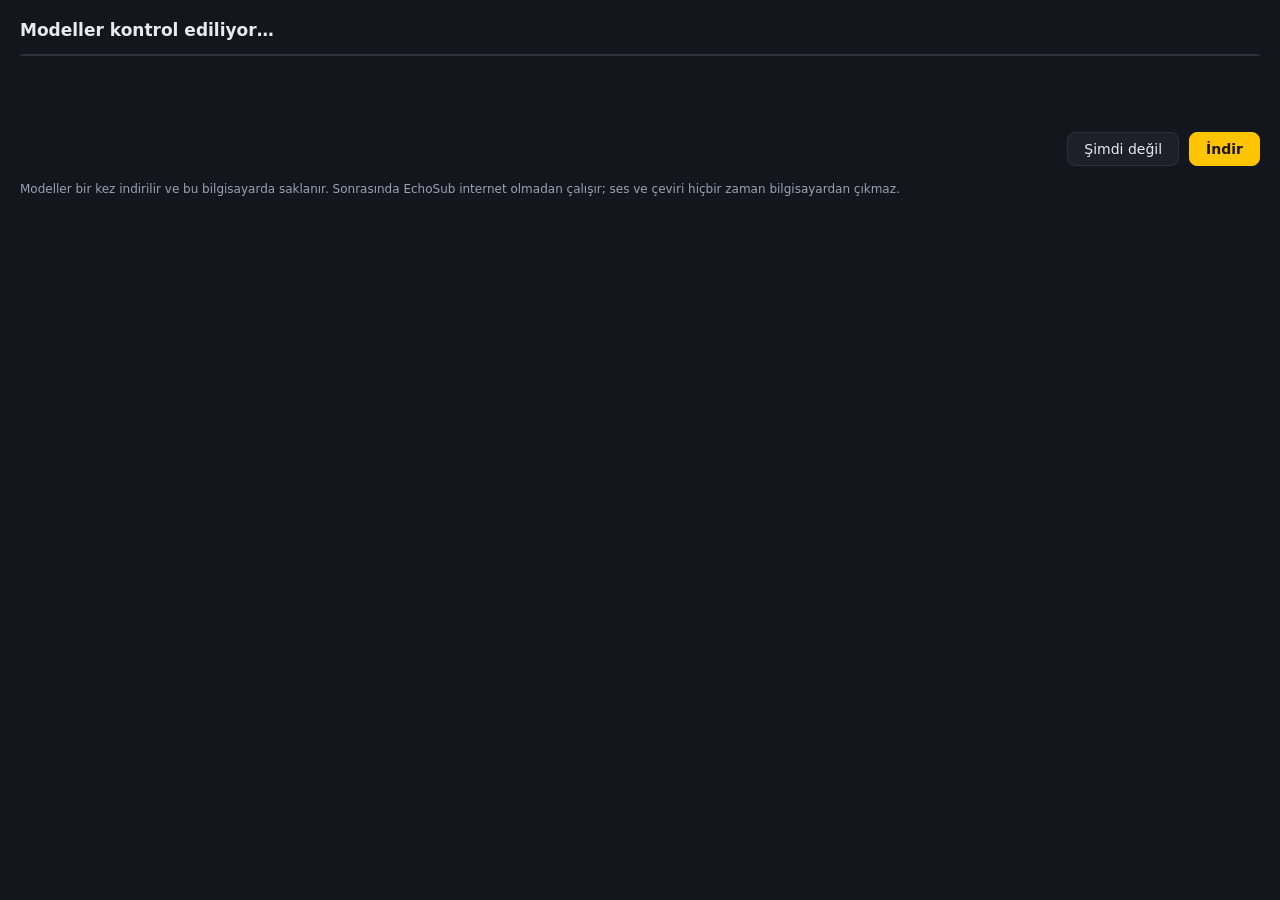
<file: app/ui/models.html>
<!doctype html>
<html lang="tr">
<head>
<meta charset="utf-8">
<meta name="viewport" content="width=device-width, initial-scale=1">
<title>EchoSub – Modeller</title>
<style>
  :root { color-scheme: dark; --bg:#14161d; --card:#1d2029; --line:#2c303d; --fg:#e8eaf0; --mut:#9aa1b3; --acc:#ffc400; --ok:#6ee7a0; --err:#ff7b7b; }
  * { box-sizing: border-box; }
  body { margin:0; padding:20px; background:var(--bg); color:var(--fg); font:14px "Segoe UI", system-ui, sans-serif; }
  h1 { font-size:17px; margin:0 0 6px; }
  p { margin:6px 0; color:var(--mut); line-height:1.5; }
  ul { list-style:none; margin:14px 0; padding:0; border:1px solid var(--line); border-radius:10px; background:var(--card); }
  li { display:flex; align-items:center; gap:10px; padding:9px 14px; border-bottom:1px solid var(--line); }
  li:last-child { border-bottom:0; }
  li .name { flex:1 1 auto; min-width:0; }
  li .name small { display:block; color:var(--mut); font-size:11px; overflow:hidden; text-overflow:ellipsis; white-space:nowrap; }
  li .size { color:var(--mut); font-variant-numeric:tabular-nums; }
  li .mark { width:18px; text-align:center; color:var(--mut); }
  li.done .mark { color:var(--ok); }
  li.now .mark { color:var(--acc); }
  #bar { height:10px; border-radius:6px; background:#10121a; border:1px solid var(--line); overflow:hidden; margin:14px 0 6px; display:none; }
  #fill { height:100%; width:0; background:var(--acc); transition:width .15s linear; }
  #info { color:var(--mut); font-size:12px; min-height:18px; font-variant-numeric:tabular-nums; }
  #msg { margin-top:8px; min-height:20px; }
  #msg.err { color:var(--err); }
  #msg.ok { color:var(--ok); }
  .btns { display:flex; gap:10px; justify-content:flex-end; margin-top:16px; }
  button { font:inherit; padding:8px 16px; border-radius:8px; border:1px solid var(--line); background:var(--card); color:var(--fg); cursor:pointer; }
  button.primary { background:var(--acc); color:#1a1500; border-color:var(--acc); font-weight:600; }
  button:disabled { opacity:.45; cursor:default; }
  .note { font-size:12px; margin-top:14px; }
</style>
</head>
<body>
<h1 id="title">Modeller kontrol ediliyor…</h1>
<p id="lead"></p>
<ul id="list"></ul>
<div id="bar"><div id="fill"></div></div>
<div id="info"></div>
<div id="msg"></div>
<div class="btns">
  <button id="later">Şimdi değil</button>
  <button id="cancel" style="display:none">İptal</button>
  <button id="go" class="primary">İndir</button>
</div>
<p class="note">Modeller bir kez indirilir ve bu bilgisayarda saklanır. Sonrasında EchoSub internet olmadan çalışır; ses ve çeviri hiçbir zaman bilgisayardan çıkmaz.</p>
<script src="models.js"></script>
</body>
</html>
</file>
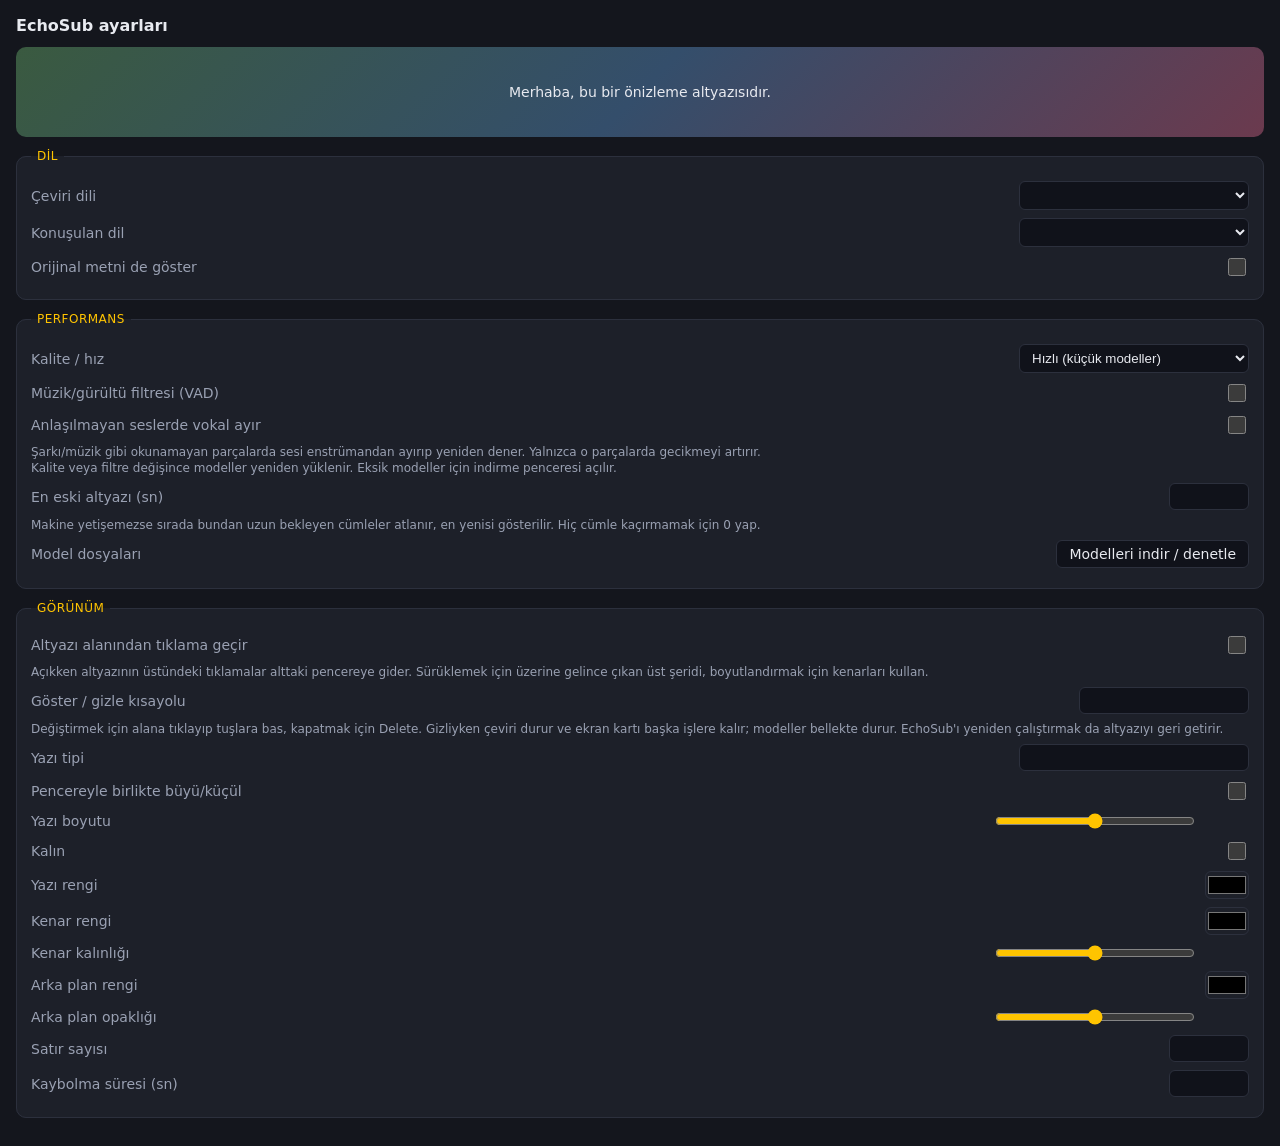
<file: app/ui/settings.html>
<!doctype html>
<html lang="tr">
<head>
<meta charset="utf-8">
<meta name="viewport" content="width=device-width, initial-scale=1">
<title>EchoSub – Ayarlar</title>
<style>
  :root { color-scheme: dark; --bg:#14161d; --card:#1d2029; --line:#2c303d; --fg:#e8eaf0; --mut:#9aa1b3; --acc:#ffc400; }
  * { box-sizing: border-box; }
  body { margin:0; padding:16px; background:var(--bg); color:var(--fg); font:14px "Segoe UI", system-ui, sans-serif; }
  h1 { font-size:16px; margin:0 0 12px; }
  fieldset { border:1px solid var(--line); border-radius:10px; background:var(--card); margin:0 0 12px; padding:10px 14px 12px; }
  legend { padding:0 6px; color:var(--acc); font-size:12px; letter-spacing:.04em; text-transform:uppercase; }
  .row { display:flex; align-items:center; justify-content:space-between; gap:12px; margin:8px 0; }
  .row label { color:var(--mut); flex:0 0 auto; }
  .row .ctl { flex:1 1 auto; display:flex; justify-content:flex-end; align-items:center; gap:8px; min-width:0; }
  select, input[type=text], input[type=number] {
    background:#10121a; color:var(--fg); border:1px solid var(--line); border-radius:6px; padding:5px 8px; min-width:0; width:100%; max-width:230px;
  }
  input[type=range] { width:100%; max-width:200px; accent-color:var(--acc); }
  input[type=color] { width:44px; height:28px; border:1px solid var(--line); background:none; padding:0; border-radius:6px; }
  input[type=checkbox] { width:18px; height:18px; accent-color:var(--acc); }
  .val { width:44px; text-align:right; color:var(--mut); font-variant-numeric:tabular-nums; }
  #preview { height:90px; border-radius:10px; margin-bottom:12px; display:flex; align-items:center; justify-content:center;
    background:linear-gradient(135deg,#3a5a40,#344e6b 50%,#6b3a4e); text-align:center; padding:8px; overflow:hidden; }
  #status { margin-top:6px; color:var(--mut); font-size:12px; }
  .hint { color:var(--mut); font-size:12px; margin:2px 0 0; }
  button { font:inherit; padding:5px 12px; border-radius:6px; border:1px solid var(--line); background:#10121a; color:var(--fg); cursor:pointer; }
  button:hover { border-color:var(--acc); }
</style>
</head>
<body>
<h1>EchoSub ayarları</h1>
<div id="preview"><div id="pv">Merhaba, bu bir önizleme altyazısıdır.</div></div>

<fieldset><legend>Dil</legend>
  <div class="row"><label for="target_lang">Çeviri dili</label><div class="ctl"><select id="target_lang"></select></div></div>
  <div class="row"><label for="source_lang">Konuşulan dil</label><div class="ctl"><select id="source_lang"></select></div></div>
  <div class="row"><label for="show_original">Orijinal metni de göster</label><div class="ctl"><input type="checkbox" id="show_original"></div></div>
</fieldset>

<fieldset><legend>Performans</legend>
  <div class="row"><label for="quality">Kalite / hız</label><div class="ctl">
    <select id="quality">
      <option value="fast">Hızlı (küçük modeller)</option>
      <option value="balanced">Dengeli</option>
      <option value="quality">Kaliteli (büyük çeviri modeli)</option>
    </select></div></div>
  <div class="row"><label for="use_vad">Müzik/gürültü filtresi (VAD)</label><div class="ctl"><input type="checkbox" id="use_vad"></div></div>
  <div class="row"><label for="use_separation">Anlaşılmayan seslerde vokal ayır</label><div class="ctl"><input type="checkbox" id="use_separation"></div></div>
  <p class="hint">Şarkı/müzik gibi okunamayan parçalarda sesi enstrümandan ayırıp yeniden dener. Yalnızca o parçalarda gecikmeyi artırır.</p>
  <p class="hint">Kalite veya filtre değişince modeller yeniden yüklenir. Eksik modeller için indirme penceresi açılır.</p>
  <div class="row"><label for="max_caption_age_secs">En eski altyazı (sn)</label><div class="ctl"><input type="number" id="max_caption_age_secs" min="0" max="300" step="1" style="max-width:80px"></div></div>
  <p class="hint">Makine yetişemezse sırada bundan uzun bekleyen cümleler atlanır, en yenisi gösterilir. Hiç cümle kaçırmamak için 0 yap.</p>
  <div class="row"><label>Model dosyaları</label><div class="ctl"><button type="button" id="open_models">Modelleri indir / denetle</button></div></div>
</fieldset>

<fieldset><legend>Görünüm</legend>
  <div class="row"><label for="click_through">Altyazı alanından tıklama geçir</label><div class="ctl"><input type="checkbox" id="click_through"></div></div>
  <p class="hint">Açıkken altyazının üstündeki tıklamalar alttaki pencereye gider. Sürüklemek için üzerine gelince çıkan üst şeridi, boyutlandırmak için kenarları kullan.</p>
  <div class="row"><label for="hotkey">Göster / gizle kısayolu</label><div class="ctl"><input type="text" id="hotkey" readonly style="max-width:170px;cursor:pointer"></div></div>
  <p class="hint">Değiştirmek için alana tıklayıp tuşlara bas, kapatmak için Delete. Gizliyken çeviri durur ve ekran kartı başka işlere kalır; modeller bellekte durur. EchoSub'ı yeniden çalıştırmak da altyazıyı geri getirir.</p>
  <div class="row"><label for="font_family">Yazı tipi</label><div class="ctl"><input type="text" id="font_family" list="fonts"></div></div>
  <datalist id="fonts">
    <option value="Segoe UI, Arial, sans-serif"><option value="Arial, sans-serif"><option value="Verdana, sans-serif">
    <option value="Tahoma, sans-serif"><option value="Trebuchet MS, sans-serif"><option value="Georgia, serif">
    <option value="Times New Roman, serif"><option value="Consolas, monospace"><option value="Courier New, monospace">
    <option value="Impact, sans-serif"><option value="Comic Sans MS, cursive"><option value="Meiryo, Yu Gothic, sans-serif">
  </datalist>
  <div class="row"><label for="auto_fit">Pencereyle birlikte büyü/küçül</label><div class="ctl"><input type="checkbox" id="auto_fit"></div></div>
  <div class="row"><label id="scale_label" for="font_scale">Yazı boyutu</label><div class="ctl"><input type="range" id="font_scale" min="0.3" max="3" step="0.05"><span class="val" id="font_scale_v"></span></div></div>
  <div class="row"><label for="bold">Kalın</label><div class="ctl"><input type="checkbox" id="bold"></div></div>
  <div class="row"><label for="text_color">Yazı rengi</label><div class="ctl"><input type="color" id="text_color"></div></div>
  <div class="row"><label for="outline_color">Kenar rengi</label><div class="ctl"><input type="color" id="outline_color"></div></div>
  <div class="row"><label for="outline_width">Kenar kalınlığı</label><div class="ctl"><input type="range" id="outline_width" min="0" max="8" step="0.5"><span class="val" id="outline_width_v"></span></div></div>
  <div class="row"><label for="bg_color">Arka plan rengi</label><div class="ctl"><input type="color" id="bg_color"></div></div>
  <div class="row"><label for="bg_opacity">Arka plan opaklığı</label><div class="ctl"><input type="range" id="bg_opacity" min="0" max="1" step="0.05"><span class="val" id="bg_opacity_v"></span></div></div>
  <div class="row"><label for="lines">Satır sayısı</label><div class="ctl"><input type="number" id="lines" min="1" max="6" style="max-width:80px"></div></div>
  <div class="row"><label for="hide_after_secs">Kaybolma süresi (sn)</label><div class="ctl"><input type="number" id="hide_after_secs" min="1" max="60" step="1" style="max-width:80px"></div></div>
</fieldset>
<div id="status"></div>
<script src="settings.js"></script>
</body>
</html>
</file>
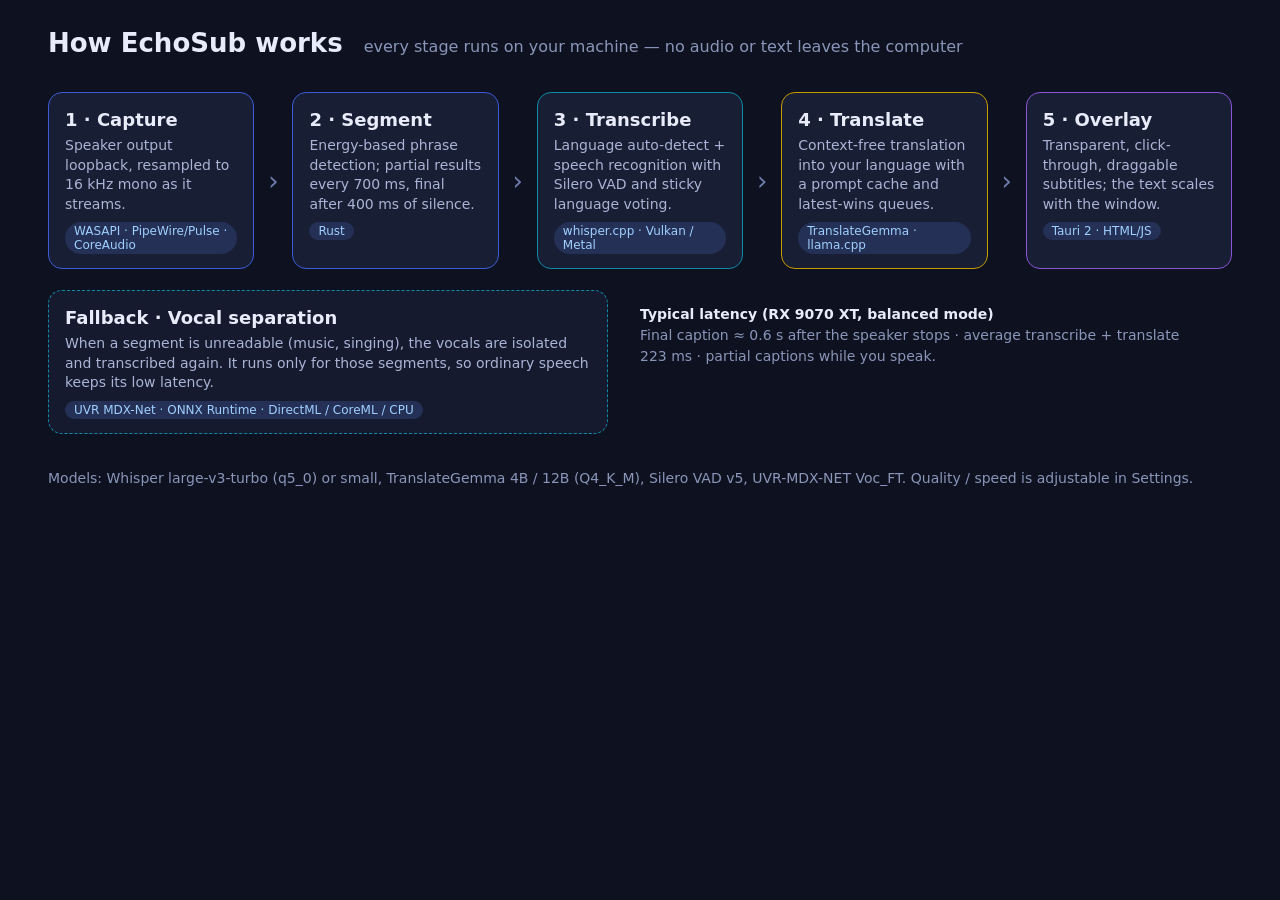
<file: tools/screenshots/architecture.html>
<!doctype html><html><head><meta charset="utf-8"><style>
* { box-sizing: border-box; }
html, body { margin: 0; width: 1280px; height: 560px; overflow: hidden; font-family: "Segoe UI", system-ui, sans-serif; background: #0e1220; color: #e8ecfa; }
h2 { margin: 0; position: absolute; left: 48px; top: 28px; font-size: 26px; font-weight: 700; }
h2 small { font-weight: 400; color: #8a95b8; font-size: 16px; margin-left: 12px; }
.row { position: absolute; left: 48px; right: 48px; display: flex; align-items: stretch; gap: 0; }
.box { flex: 1; border-radius: 14px; padding: 16px 16px 14px; background: #181e33; border: 1px solid #2c3556; min-height: 138px; }
.box h3 { margin: 0 0 6px; font-size: 18px; }
.box p { margin: 0; font-size: 14px; line-height: 1.4; color: #aab4d4; }
.box .k { display: inline-block; margin-top: 8px; padding: 2px 9px; border-radius: 999px; font-size: 12px; background: #243055; color: #9fd0ff; }
.arrow { flex: 0 0 38px; display: flex; align-items: center; justify-content: center; color: #6f7cab; font-size: 26px; }
.a { border-color: #3d5bd9; } .b { border-color: #0e8aa6; } .c { border-color: #c99a00; } .d { border-color: #8a55d9; }
.opt { border-style: dashed; background: #151a2e; }
.note { position: absolute; font-size: 14px; color: #8a95b8; }
</style></head><body>
<h2>How EchoSub works <small>every stage runs on your machine — no audio or text leaves the computer</small></h2>
<div class="row" style="top:92px">
  <div class="box a"><h3>1 · Capture</h3><p>Speaker output loopback, resampled to 16&nbsp;kHz mono as it streams.</p><span class="k">WASAPI · PipeWire/Pulse · CoreAudio</span></div>
  <div class="arrow">›</div>
  <div class="box a"><h3>2 · Segment</h3><p>Energy-based phrase detection; partial results every 700&nbsp;ms, final after 400&nbsp;ms of silence.</p><span class="k">Rust</span></div>
  <div class="arrow">›</div>
  <div class="box b"><h3>3 · Transcribe</h3><p>Language auto-detect + speech recognition with Silero VAD and sticky language voting.</p><span class="k">whisper.cpp · Vulkan / Metal</span></div>
  <div class="arrow">›</div>
  <div class="box c"><h3>4 · Translate</h3><p>Context-free translation into your language with a prompt cache and latest-wins queues.</p><span class="k">TranslateGemma · llama.cpp</span></div>
  <div class="arrow">›</div>
  <div class="box d"><h3>5 · Overlay</h3><p>Transparent, click-through, draggable subtitles; the text scales with the window.</p><span class="k">Tauri 2 · HTML/JS</span></div>
</div>
<div class="row" style="top:290px; left:48px; right:auto; width:930px">
  <div class="box opt b" style="border-color:#0e8aa6;flex:none;width:560px"><h3>Fallback · Vocal separation</h3><p>When a segment is unreadable (music, singing), the vocals are isolated and transcribed again. It runs only for those segments, so ordinary speech keeps its low latency.</p><span class="k">UVR MDX-Net · ONNX Runtime · DirectML / CoreML / CPU</span></div>
</div>
<div class="note" style="left:640px;top:304px;width:560px;line-height:1.5">
  <b style="color:#e8ecfa">Typical latency (RX 9070 XT, balanced mode)</b><br>
  Final caption ≈ 0.6 s after the speaker stops · average transcribe + translate 223 ms · partial captions while you speak.</div>
<div class="note" style="left:48px;top:470px;width:1180px">Models: Whisper large-v3-turbo (q5_0) or small, TranslateGemma 4B / 12B (Q4_K_M), Silero VAD v5, UVR-MDX-NET Voc_FT. Quality / speed is adjustable in Settings.</div>
</body></html>
</file>
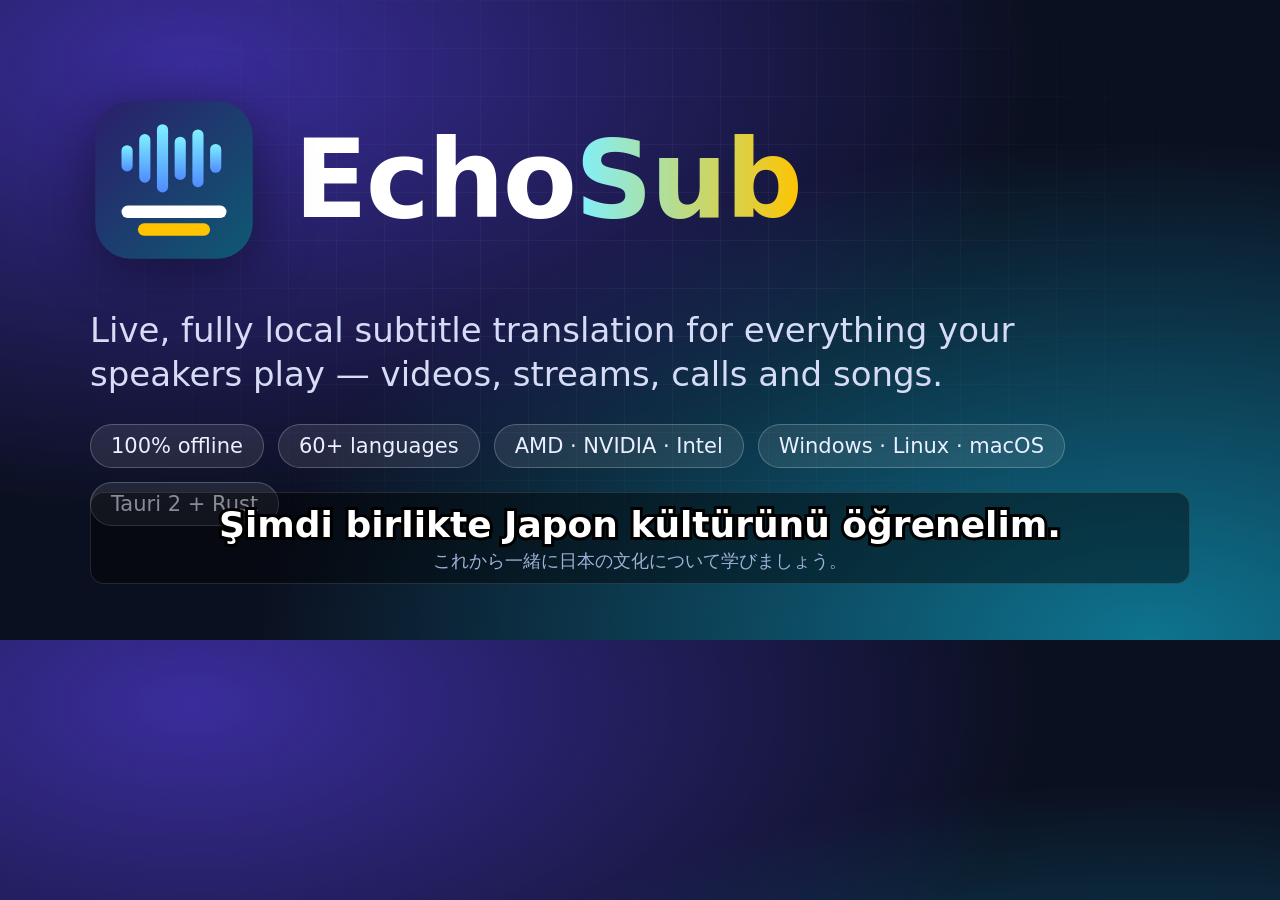
<file: tools/screenshots/banner.html>
<!doctype html><html><head><meta charset="utf-8"><style>
* { box-sizing: border-box; }
html, body { margin: 0; width: 1280px; height: 640px; overflow: hidden; font-family: "Segoe UI", system-ui, sans-serif; color: #fff; }
body { background: radial-gradient(ellipse at 15% 10%, #3a2d9c 0%, rgba(58,45,156,0) 55%), radial-gradient(ellipse at 90% 100%, #0e7490 0%, rgba(14,116,144,0) 55%), #0b1020; position: relative; }
.grid { position: absolute; inset: 0; background-image: linear-gradient(rgba(255,255,255,.04) 1px, transparent 1px), linear-gradient(90deg, rgba(255,255,255,.04) 1px, transparent 1px); background-size: 48px 48px; mask-image: radial-gradient(ellipse at 50% 40%, #000 20%, transparent 75%); }
.head { position: absolute; left: 90px; top: 96px; display: flex; align-items: center; gap: 36px; }
.head svg { width: 168px; height: 168px; filter: drop-shadow(0 12px 30px rgba(0,0,0,.45)); }
h1 { margin: 0; font-size: 108px; letter-spacing: -2px; line-height: 1; font-weight: 800; }
h1 span { background: linear-gradient(90deg, #7ef0ff, #ffc400); -webkit-background-clip: text; background-clip: text; color: transparent; }
.tag { position: absolute; left: 90px; top: 308px; width: 1000px; font-size: 34px; line-height: 1.3; color: #d6dcf5; font-weight: 400; }
.chips { position: absolute; left: 90px; top: 424px; display: flex; gap: 14px; flex-wrap: wrap; width: 1100px; }
.chip { padding: 9px 20px; border-radius: 999px; font-size: 21px; background: rgba(255,255,255,.09); border: 1px solid rgba(255,255,255,.22); color: #eaf0ff; }
.sub { position: absolute; left: 90px; right: 90px; bottom: 56px; height: 92px; border-radius: 14px; background: rgba(0,0,0,.42); border: 1px solid rgba(255,255,255,.12);
  display: flex; align-items: center; justify-content: center; flex-direction: column; text-align: center; }
.sub b { font-size: 36px; font-weight: 800; -webkit-text-stroke: 6px #000; paint-order: stroke fill; }
.sub i { font-style: normal; font-size: 18px; color: #9fb0d8; margin-top: 4px; }
</style></head><body>
<div class="grid"></div>
<div class="head">
  <svg viewBox="0 0 512 512"><defs>
    <linearGradient id="bg" x1="0" y1="0" x2="1" y2="1"><stop offset="0" stop-color="#2b1f6b"/><stop offset="1" stop-color="#0e5a73"/></linearGradient>
    <linearGradient id="wave" x1="0" y1="0" x2="0" y2="1"><stop offset="0" stop-color="#7ef0ff"/><stop offset="1" stop-color="#4f8cff"/></linearGradient></defs>
    <rect x="16" y="16" width="480" height="480" rx="108" fill="url(#bg)"/>
    <g fill="url(#wave)"><rect x="96" y="150" width="34" height="80" rx="17"/><rect x="150" y="116" width="34" height="148" rx="17"/><rect x="204" y="86" width="34" height="208" rx="17"/>
      <rect x="258" y="124" width="34" height="132" rx="17"/><rect x="312" y="102" width="34" height="176" rx="17"/><rect x="366" y="146" width="34" height="88" rx="17"/></g>
    <rect x="96" y="334" width="320" height="38" rx="19" fill="#fff"/><rect x="146" y="388" width="220" height="38" rx="19" fill="#ffc400"/></svg>
  <h1>Echo<span>Sub</span></h1>
</div>
<div class="tag">Live, fully local subtitle translation for everything your speakers play — videos, streams, calls and songs.</div>
<div class="chips"><div class="chip">100% offline</div><div class="chip">60+ languages</div><div class="chip">AMD · NVIDIA · Intel</div><div class="chip">Windows · Linux · macOS</div><div class="chip">Tauri 2 + Rust</div></div>
<div class="sub"><b>Şimdi birlikte Japon kültürünü öğrenelim.</b><i>これから一緒に日本の文化について学びましょう。</i></div>
</body></html>
</file>
